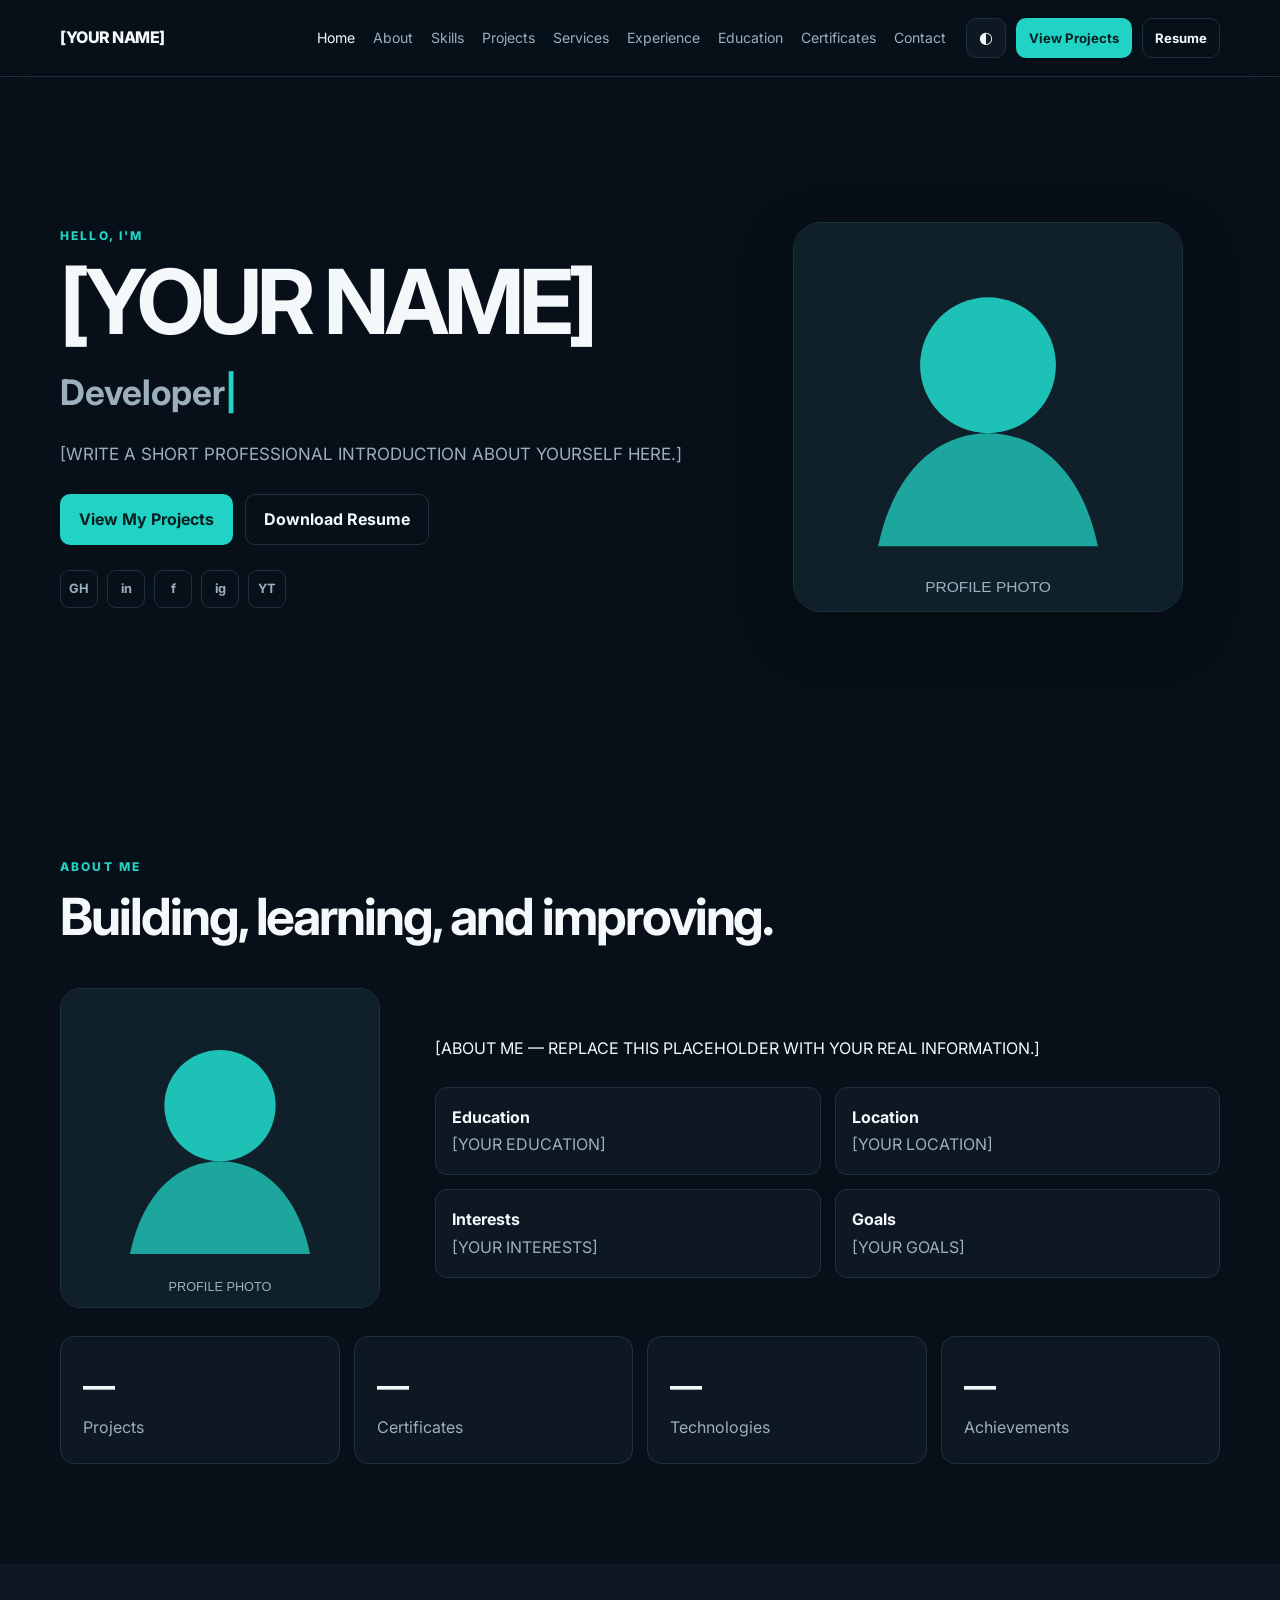
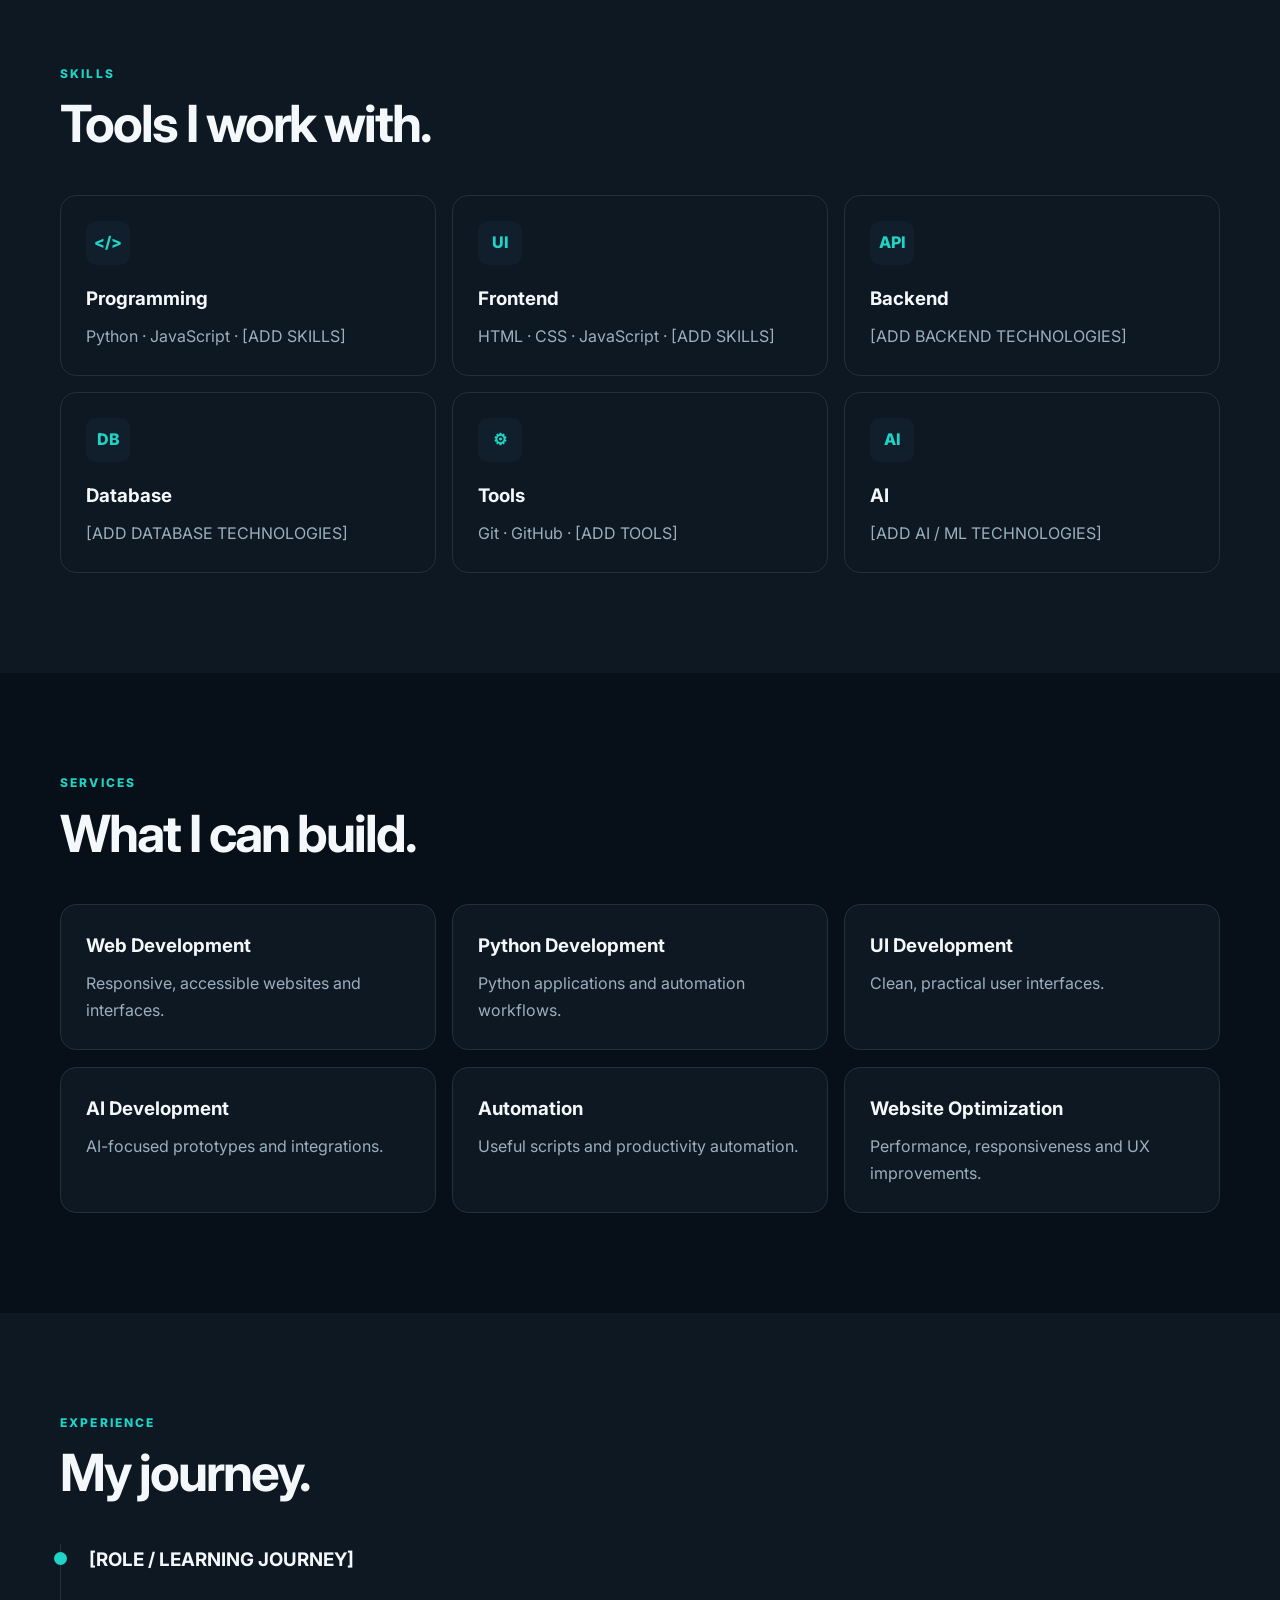
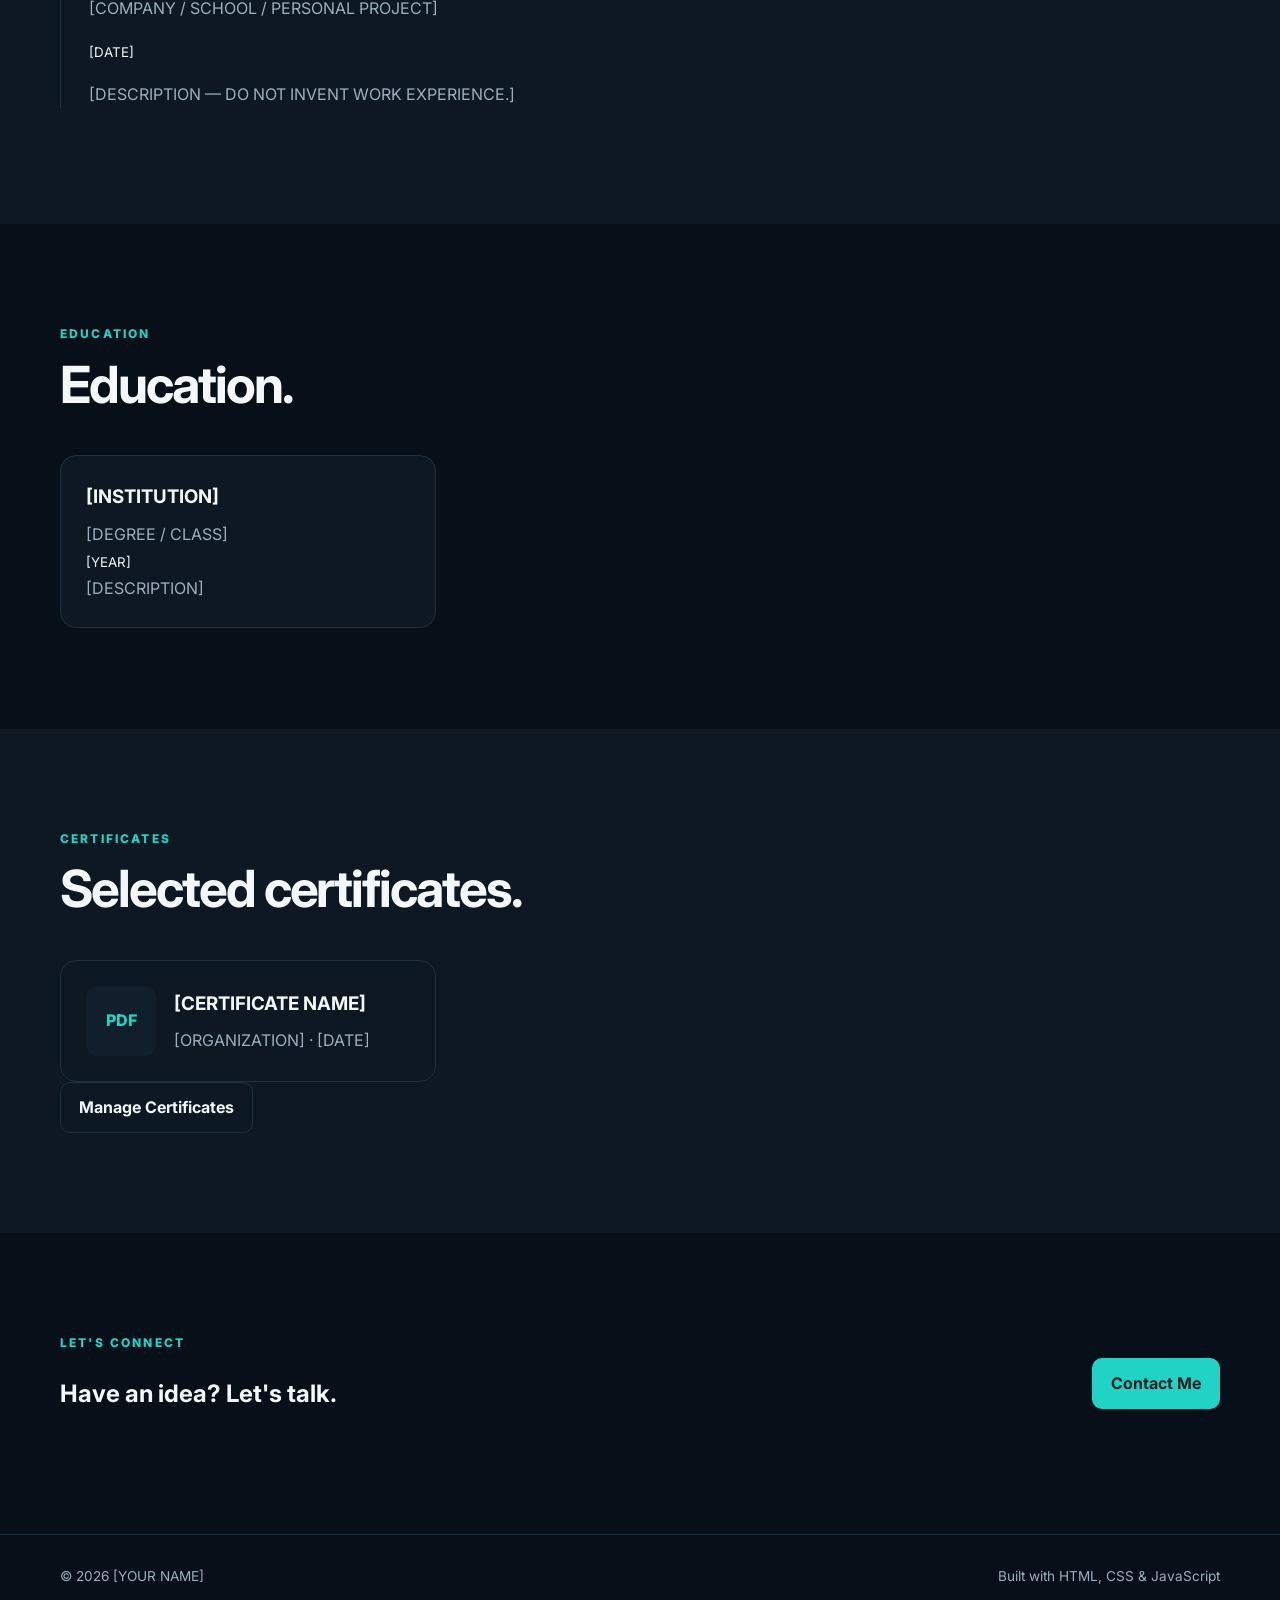
<file: portfolio/index.html>
<!doctype html>
<html lang="en">
<head>
  <meta charset="utf-8">
  <meta name="viewport" content="width=device-width, initial-scale=1">
  <title>[YOUR NAME] | Home</title>
  <meta name="description" content="Professional portfolio of [YOUR NAME], developer and student.">
  <meta property="og:title" content="[YOUR NAME] | Portfolio">
  <meta property="og:description" content="Developer portfolio — projects, skills, services and contact information.">
  <meta property="og:type" content="website">
  <link rel="icon" href="assets/icons/favicon.svg">
  <link rel="preconnect" href="https://fonts.googleapis.com">
  <link rel="preconnect" href="https://fonts.gstatic.com" crossorigin>
  <link href="https://fonts.googleapis.com/css2?family=Inter:wght@400;500;600;700;800&family=Poppins:wght@400;500;600;700;800&display=swap" rel="stylesheet">
  <link rel="stylesheet" href="css/style.css">
  <link rel="stylesheet" href="css/responsive.css">
  <link rel="stylesheet" href="css/animations.css">
</head>
<body>
<header class="site-header">
  <nav class="navbar container" aria-label="Main navigation">
    <a class="logo" href="index.html">[YOUR NAME]</a>
    <button class="menu-toggle" aria-label="Open menu" aria-expanded="false">☰</button>
    <div class="nav-links">
      <a class="active" href="index.html">Home</a><a href="#about">About</a><a href="#skills">Skills</a>
      <a href="projects.html">Projects</a><a href="#services">Services</a><a href="#experience">Experience</a>
      <a href="#education">Education</a><a href="#certificates">Certificates</a><a href="contact.html">Contact</a>
    </div>
    <div class="nav-actions"><button id="themeToggle" class="icon-btn" aria-label="Toggle theme">◐</button><a class="btn btn-small" href="projects.html">View Projects</a><a class="btn btn-outline btn-small" href="assets/resume/resume.pdf">Resume</a></div>
  </nav>
</header>

<main>
<section class="hero container reveal">
  <div class="hero-copy">
    <p class="eyebrow">HELLO, I'M</p>
    <h1>[YOUR NAME]</h1>
    <h2><span id="roleText">Student</span><span class="cursor">|</span></h2>
    <p class="hero-text">[WRITE A SHORT PROFESSIONAL INTRODUCTION ABOUT YOURSELF HERE.]</p>
    <div class="hero-actions"><a class="btn" href="projects.html">View My Projects</a><a class="btn btn-outline" href="assets/resume/resume.pdf">Download Resume</a></div>
    <div class="socials" aria-label="Social links">
      <a href="#" aria-label="GitHub">GH</a><a href="#" aria-label="LinkedIn">in</a><a href="#" aria-label="Facebook">f</a><a href="#" aria-label="Instagram">ig</a><a href="#" aria-label="YouTube">YT</a>
    </div>
  </div>
  <div class="hero-image-wrap"><div class="hero-ring"></div><img id="profileImage" src="assets/images/profile-placeholder.svg" alt="Profile photo placeholder"></div>
</section>

<section id="about" class="section container reveal">
  <div class="section-heading"><p class="eyebrow">ABOUT ME</p><h2>Building, learning, and improving.</h2></div>
  <div class="about-grid">
    <img src="assets/images/profile-placeholder.svg" alt="Profile placeholder" class="about-image">
    <div><p>[ABOUT ME — REPLACE THIS PLACEHOLDER WITH YOUR REAL INFORMATION.]</p><div class="info-grid">
      <div><strong>Education</strong><span>[YOUR EDUCATION]</span></div><div><strong>Location</strong><span>[YOUR LOCATION]</span></div>
      <div><strong>Interests</strong><span>[YOUR INTERESTS]</span></div><div><strong>Goals</strong><span>[YOUR GOALS]</span></div>
    </div></div>
  </div>
  <div class="stats-grid">
    <div class="stat"><strong>—</strong><span>Projects</span></div><div class="stat"><strong>—</strong><span>Certificates</span></div>
    <div class="stat"><strong>—</strong><span>Technologies</span></div><div class="stat"><strong>—</strong><span>Achievements</span></div>
  </div>
</section>

<section id="skills" class="section section-alt reveal"><div class="container">
  <div class="section-heading"><p class="eyebrow">SKILLS</p><h2>Tools I work with.</h2></div>
  <div class="card-grid skill-grid">
    <article class="card"><span class="card-icon">&lt;/&gt;</span><h3>Programming</h3><p>Python · JavaScript · [ADD SKILLS]</p></article>
    <article class="card"><span class="card-icon">UI</span><h3>Frontend</h3><p>HTML · CSS · JavaScript · [ADD SKILLS]</p></article>
    <article class="card"><span class="card-icon">API</span><h3>Backend</h3><p>[ADD BACKEND TECHNOLOGIES]</p></article>
    <article class="card"><span class="card-icon">DB</span><h3>Database</h3><p>[ADD DATABASE TECHNOLOGIES]</p></article>
    <article class="card"><span class="card-icon">⚙</span><h3>Tools</h3><p>Git · GitHub · [ADD TOOLS]</p></article>
    <article class="card"><span class="card-icon">AI</span><h3>AI</h3><p>[ADD AI / ML TECHNOLOGIES]</p></article>
  </div>
</div></section>

<section id="services" class="section container reveal"><div class="section-heading"><p class="eyebrow">SERVICES</p><h2>What I can build.</h2></div>
  <div class="card-grid service-grid">
    <article class="card"><h3>Web Development</h3><p>Responsive, accessible websites and interfaces.</p></article>
    <article class="card"><h3>Python Development</h3><p>Python applications and automation workflows.</p></article>
    <article class="card"><h3>UI Development</h3><p>Clean, practical user interfaces.</p></article>
    <article class="card"><h3>AI Development</h3><p>AI-focused prototypes and integrations.</p></article>
    <article class="card"><h3>Automation</h3><p>Useful scripts and productivity automation.</p></article>
    <article class="card"><h3>Website Optimization</h3><p>Performance, responsiveness and UX improvements.</p></article>
  </div>
</section>

<section id="experience" class="section section-alt reveal"><div class="container">
  <div class="section-heading"><p class="eyebrow">EXPERIENCE</p><h2>My journey.</h2></div>
  <div class="timeline"><article class="timeline-item"><span class="timeline-dot"></span><div><h3>[ROLE / LEARNING JOURNEY]</h3><p>[COMPANY / SCHOOL / PERSONAL PROJECT]</p><small>[DATE]</small><p>[DESCRIPTION — DO NOT INVENT WORK EXPERIENCE.]</p></div></article></div>
</div></section>

<section id="education" class="section container reveal"><div class="section-heading"><p class="eyebrow">EDUCATION</p><h2>Education.</h2></div>
  <div class="card-grid"><article class="card"><h3>[INSTITUTION]</h3><p>[DEGREE / CLASS]</p><small>[YEAR]</small><p>[DESCRIPTION]</p></article></div>
</section>

<section id="certificates" class="section section-alt reveal"><div class="container"><div class="section-heading"><p class="eyebrow">CERTIFICATES</p><h2>Selected certificates.</h2></div>
  <div class="card-grid"><article class="card certificate"><div class="certificate-thumb">PDF</div><div><h3>[CERTIFICATE NAME]</h3><p>[ORGANIZATION] · [DATE]</p></div></article></div>
  <a class="btn btn-outline" href="admin/admin.html">Manage Certificates</a>
</div></section>

<section class="cta section container reveal"><div><p class="eyebrow">LET'S CONNECT</p><h2>Have an idea? Let's talk.</h2></div><a class="btn" href="contact.html">Contact Me</a></section>
</main>
<footer class="footer"><div class="container"><span>© <span id="year"></span> [YOUR NAME]</span><span>Built with HTML, CSS & JavaScript</span></div></footer>
<script src="js/main.js" defer></script><script src="js/animations.js" defer></script>
</body></html>
</file>
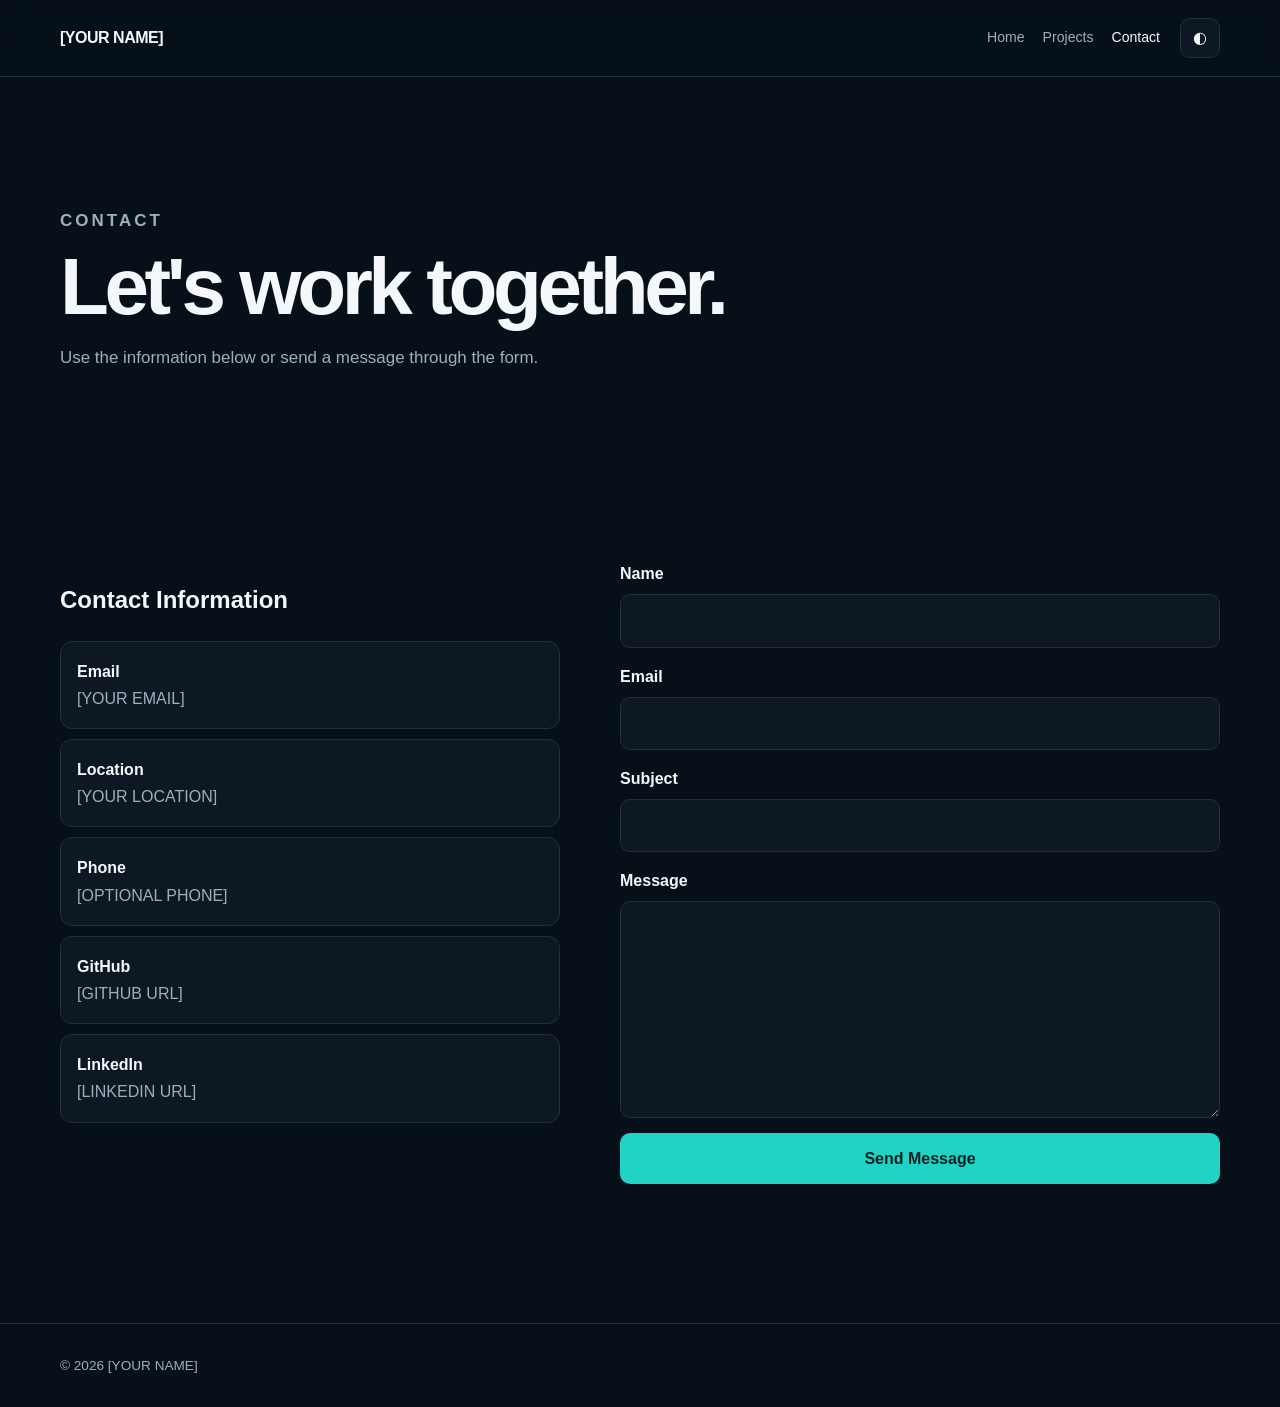
<file: portfolio/contact.html>
<!doctype html>
<html lang="en">
<head><meta charset="utf-8"><meta name="viewport" content="width=device-width, initial-scale=1">
<title>[YOUR NAME] | Contact</title><meta name="description" content="Contact [YOUR NAME]."><meta property="og:title" content="[YOUR NAME] | Contact"><meta property="og:type" content="website">
<link rel="icon" href="assets/icons/favicon.svg"><link rel="stylesheet" href="css/style.css"><link rel="stylesheet" href="css/responsive.css"><link rel="stylesheet" href="css/animations.css"></head>
<body><header class="site-header"><nav class="navbar container"><a class="logo" href="index.html">[YOUR NAME]</a><button class="menu-toggle" aria-label="Open menu">☰</button><div class="nav-links"><a href="index.html">Home</a><a href="projects.html">Projects</a><a class="active" href="contact.html">Contact</a></div><div class="nav-actions"><button id="themeToggle" class="icon-btn">◐</button></div></nav></header>
<main><section class="page-hero container"><p class="eyebrow">CONTACT</p><h1>Let's work together.</h1><p>Use the information below or send a message through the form.</p></section>
<section class="section container contact-grid"><div><h2>Contact Information</h2><div class="contact-list"><div><strong>Email</strong><span>[YOUR EMAIL]</span></div><div><strong>Location</strong><span>[YOUR LOCATION]</span></div><div><strong>Phone</strong><span>[OPTIONAL PHONE]</span></div><div><strong>GitHub</strong><span>[GITHUB URL]</span></div><div><strong>LinkedIn</strong><span>[LINKEDIN URL]</span></div></div></div>
<form id="contactForm" class="contact-form" novalidate><label>Name<input name="name" required autocomplete="name"></label><label>Email<input name="email" type="email" required autocomplete="email"></label><label>Subject<input name="subject" required></label><label>Message<textarea name="message" rows="7" required></textarea></label><button class="btn" type="submit">Send Message</button><div id="formStatus" class="form-status" role="status"></div></form></section></main>
<footer class="footer"><div class="container"><span>© <span id="year"></span> [YOUR NAME]</span></div></footer>
<script src="js/main.js" defer></script><script src="js/contact.js" defer></script></body></html>
</file>
<file: portfolio/css/style.css>
:root{--bg:#071018;--surface:#0d1822;--surface2:#101f2b;--text:#f4f8fb;--muted:#9cafbd;--line:#20313e;--accent:#20d3c5;--accent2:#16b8d4;--shadow:0 20px 60px rgba(0,0,0,.25)}
*{box-sizing:border-box}html{scroll-behavior:smooth}body{margin:0;background:var(--bg);color:var(--text);font-family:Inter,Poppins,sans-serif;line-height:1.7}body.light{--bg:#f5f8fa;--surface:#fff;--surface2:#eef3f5;--text:#10202b;--muted:#536773;--line:#d7e0e5;--shadow:0 18px 45px rgba(15,35,50,.1)}
a{color:inherit;text-decoration:none}button,input,textarea{font:inherit}.container{width:min(1160px,calc(100% - 40px));margin:auto}.site-header{position:sticky;top:0;z-index:50;background:color-mix(in srgb,var(--bg) 88%,transparent);backdrop-filter:blur(14px);border-bottom:1px solid var(--line)}.navbar{min-height:76px;display:flex;align-items:center;gap:20px}.logo{font-weight:800;letter-spacing:-.03em;color:var(--text)}.nav-links{display:flex;gap:18px;margin-left:auto}.nav-links a{font-size:.88rem;color:var(--muted)}.nav-links a:hover,.nav-links .active{color:var(--text)}.nav-actions{display:flex;align-items:center;gap:10px}.menu-toggle{display:none;background:none;border:0;color:var(--text);font-size:24px}.icon-btn{border:1px solid var(--line);background:var(--surface);color:var(--text);width:40px;height:40px;border-radius:10px;cursor:pointer}.btn{display:inline-flex;align-items:center;justify-content:center;border:1px solid transparent;background:var(--accent);color:#062021;padding:11px 18px;border-radius:10px;font-weight:700;cursor:pointer;transition:.2s}.btn:hover{transform:translateY(-2px);filter:brightness(1.04)}.btn-outline{background:transparent;color:var(--text);border-color:var(--line)}.btn-small{padding:8px 12px;font-size:.82rem}.hero{min-height:680px;display:grid;grid-template-columns:1.15fr .85fr;align-items:center;gap:70px}.eyebrow{color:var(--accent);font-weight:800;font-size:.75rem;letter-spacing:.18em;margin:0 0 10px}.hero h1,.page-hero h1{font-size:clamp(3rem,7vw,6rem);line-height:1.02;letter-spacing:-.055em;margin:0}.hero h2{font-size:clamp(1.4rem,3vw,2.2rem);margin:16px 0;color:var(--muted)}.cursor{color:var(--accent)}.hero-text,.page-hero p{max-width:650px;color:var(--muted);font-size:1.06rem}.hero-actions{display:flex;flex-wrap:wrap;gap:12px;margin:25px 0}.socials{display:flex;gap:9px}.socials a{width:38px;height:38px;border:1px solid var(--line);border-radius:9px;display:grid;place-items:center;color:var(--muted);font-size:.8rem;font-weight:700}.hero-image-wrap{position:relative;display:grid;place-items:center}.hero-image-wrap img{width:min(390px,80vw);aspect-ratio:1;object-fit:cover;border-radius:28px;border:1px solid var(--line);position:relative;z-index:2;box-shadow:var(--shadow)}.hero-ring{position:absolute;width:80%;aspect-ratio:1;border:1px solid var(--accent);border-radius:50%;opacity:.22}.section{padding:100px 0}.section-alt{background:var(--surface)}.section-heading{margin-bottom:42px}.section-heading h2{font-size:clamp(2rem,4vw,3.2rem);line-height:1.15;margin:0;letter-spacing:-.04em}.about-grid{display:grid;grid-template-columns:320px 1fr;gap:55px;align-items:center}.about-image{width:100%;border-radius:20px;border:1px solid var(--line)}.info-grid{display:grid;grid-template-columns:1fr 1fr;gap:14px;margin-top:25px}.info-grid div,.contact-list div{display:flex;flex-direction:column;padding:16px;border:1px solid var(--line);border-radius:12px;background:var(--surface)}.info-grid span,.contact-list span{color:var(--muted)}.stats-grid{display:grid;grid-template-columns:repeat(4,1fr);gap:14px;margin-top:28px}.stat{padding:22px;border:1px solid var(--line);border-radius:14px;background:var(--surface)}.stat strong{font-size:2rem}.stat span{display:block;color:var(--muted)}.card-grid{display:grid;grid-template-columns:repeat(3,1fr);gap:16px}.card{padding:25px;border:1px solid var(--line);border-radius:16px;background:var(--surface);transition:.25s}.card:hover{transform:translateY(-4px);border-color:color-mix(in srgb,var(--accent) 45%,var(--line))}.card h3{margin:0 0 8px}.card p{color:var(--muted);margin:0}.card-icon{display:inline-grid;place-items:center;width:44px;height:44px;border-radius:10px;background:var(--surface2);color:var(--accent);font-weight:800;margin-bottom:18px}.timeline{border-left:1px solid var(--line);padding-left:28px}.timeline-item{position:relative}.timeline-dot{position:absolute;left:-35px;top:8px;width:13px;height:13px;border-radius:50%;background:var(--accent)}.timeline-item p{color:var(--muted)}.page-hero{padding:130px 0 70px}.page-hero h1{font-size:clamp(3rem,7vw,5rem)}.filters{display:flex;gap:8px;flex-wrap:wrap;margin-bottom:28px}.filter{border:1px solid var(--line);background:transparent;color:var(--muted);padding:9px 14px;border-radius:999px;cursor:pointer}.filter.active{background:var(--accent);color:#062021;border-color:var(--accent)}.project-grid{display:grid;grid-template-columns:repeat(3,1fr);gap:18px}.project-card{overflow:hidden;padding:0}.project-card img{width:100%;aspect-ratio:16/10;object-fit:cover;background:var(--surface2)}.project-card .project-body{padding:20px}.tags{display:flex;gap:6px;flex-wrap:wrap;margin:12px 0}.tag{font-size:.72rem;color:var(--accent);background:var(--surface2);padding:4px 8px;border-radius:999px}.project-actions{display:flex;gap:8px;margin-top:16px}.project-actions .btn{font-size:.8rem;padding:8px 11px}.modal{position:fixed;inset:0;background:rgba(0,0,0,.72);display:none;place-items:center;padding:20px;z-index:100}.modal.open{display:grid}.modal-panel{width:min(900px,100%);max-height:90vh;overflow:auto;background:var(--surface);border:1px solid var(--line);border-radius:18px;position:relative}.modal-panel>img{width:100%;max-height:420px;object-fit:cover}.modal-content{padding:28px}.modal-close{position:absolute;right:14px;top:14px;width:38px;height:38px;border:1px solid var(--line);background:var(--surface);color:var(--text);border-radius:50%;font-size:24px;cursor:pointer}.contact-grid{display:grid;grid-template-columns:1fr 1.2fr;gap:60px}.contact-list{display:grid;gap:10px}.contact-form{display:grid;gap:15px}.contact-form label,.admin-login-card label{display:grid;gap:7px;font-weight:600}.contact-form input,.contact-form textarea,.admin-login-card input{width:100%;border:1px solid var(--line);background:var(--surface);color:var(--text);padding:12px 14px;border-radius:10px;outline:none}.contact-form input:focus,.contact-form textarea:focus,.admin-login-card input:focus{border-color:var(--accent)}.form-status{min-height:24px;color:var(--muted)}.cta{display:flex;align-items:center;justify-content:space-between}.footer{padding:30px 0;border-top:1px solid var(--line);color:var(--muted);font-size:.85rem}.footer .container{display:flex;justify-content:space-between;gap:20px}.certificate{display:flex;gap:18px;align-items:center}.certificate-thumb{width:70px;height:70px;border-radius:12px;display:grid;place-items:center;background:var(--surface2);color:var(--accent);font-weight:800}
</file>
<file: portfolio/css/responsive.css>
@media(max-width:1050px){.nav-links{display:none}.menu-toggle{display:block;margin-left:auto}.nav-actions{margin-left:0}.navbar.menu-open{flex-wrap:wrap}.navbar.menu-open .nav-links{display:flex;order:5;width:100%;overflow:auto;padding-bottom:12px}.hero{grid-template-columns:1fr;min-height:auto;padding:90px 0}.hero-image-wrap{order:-1}.hero-image-wrap img{width:min(280px,75vw)}.card-grid,.project-grid{grid-template-columns:repeat(2,1fr)}}
@media(max-width:700px){.container{width:min(100% - 28px,1160px)}.nav-actions .btn{display:none}.hero h1{font-size:3.2rem}.section{padding:72px 0}.about-grid,.contact-grid{grid-template-columns:1fr;gap:28px}.about-image{max-width:260px}.stats-grid{grid-template-columns:1fr 1fr}.card-grid,.project-grid{grid-template-columns:1fr}.info-grid{grid-template-columns:1fr}.cta{display:grid;gap:20px}.footer .container{display:grid}.page-hero{padding:90px 0 50px}.nav-links{gap:14px}}
@media(max-width:380px){.stats-grid{grid-template-columns:1fr}.hero h1{font-size:2.7rem}}
</file>
<file: portfolio/css/animations.css>
.reveal{opacity:0;transform:translateY(18px);transition:opacity .65s ease,transform .65s ease}.reveal.visible{opacity:1;transform:none}.project-card,.card{will-change:transform}@media(prefers-reduced-motion:reduce){html{scroll-behavior:auto}.reveal{opacity:1;transform:none;transition:none}.btn,.card{transition:none}}
</file>
